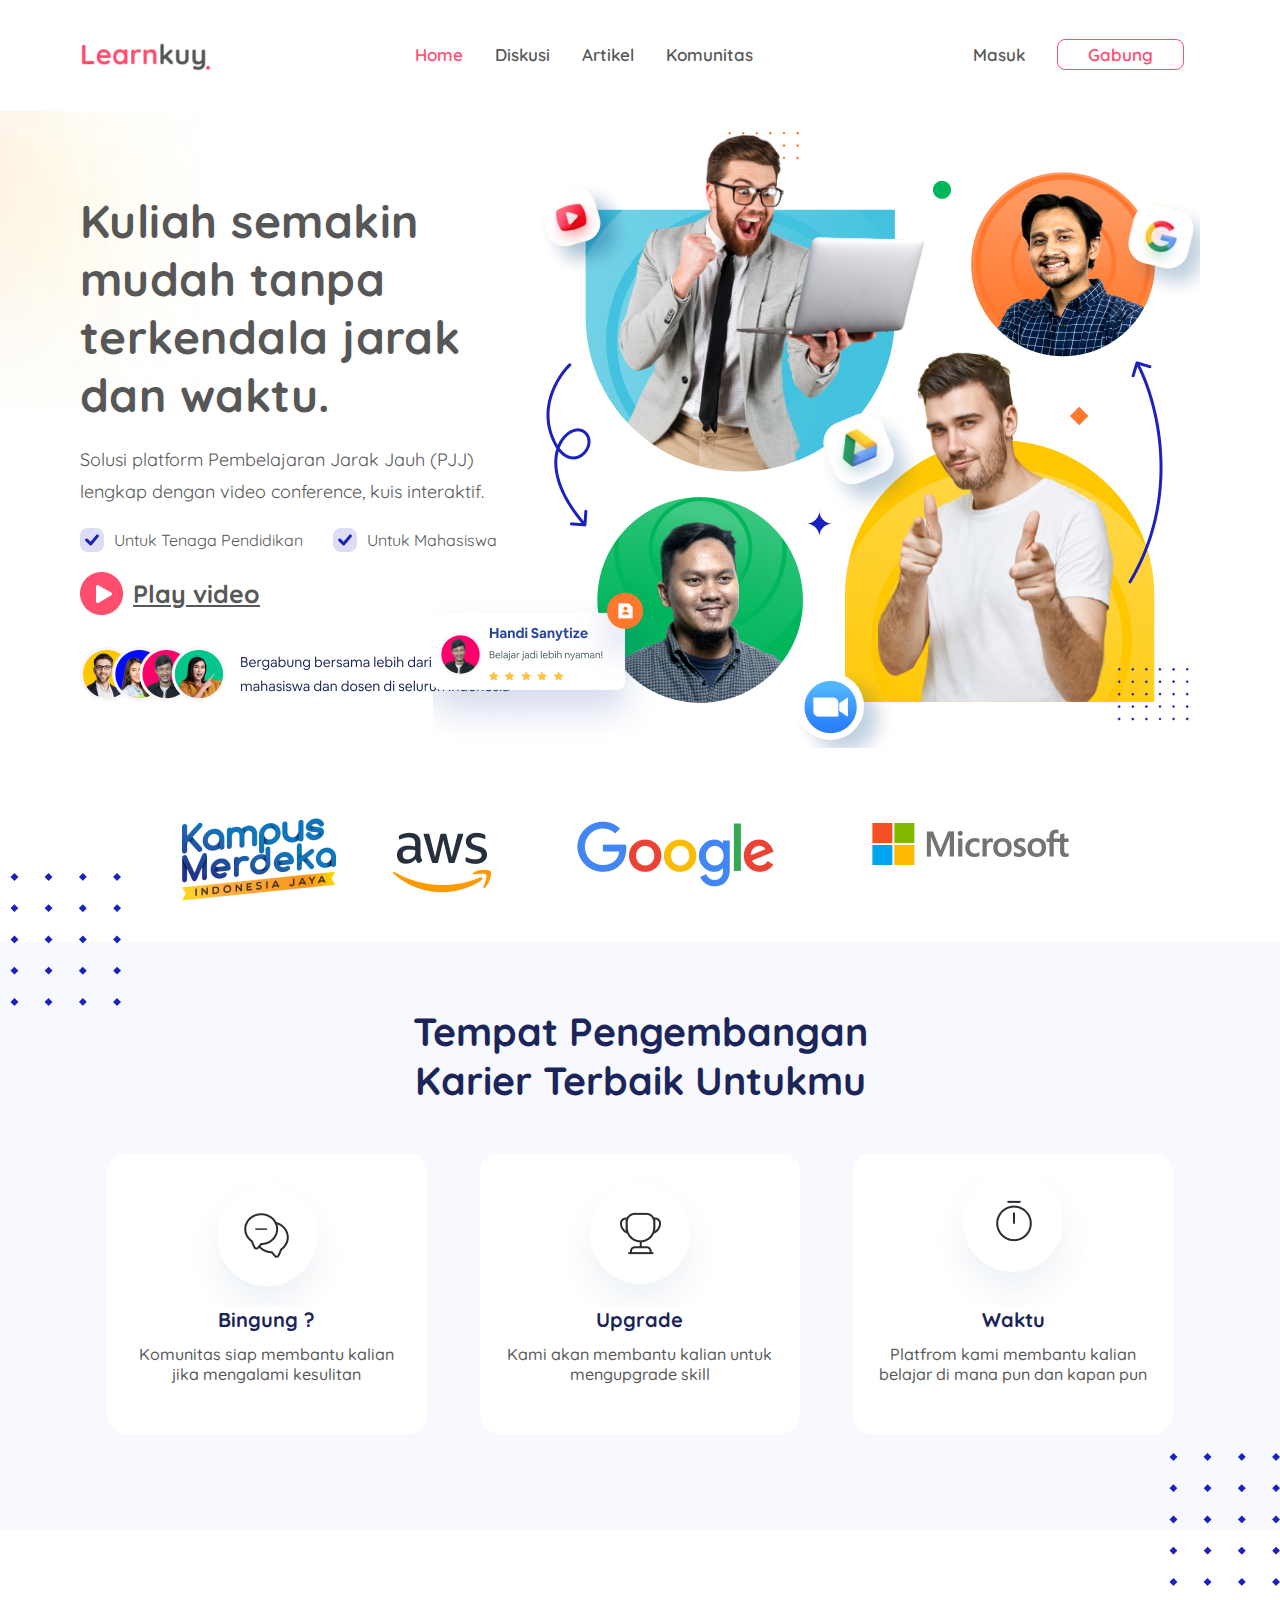
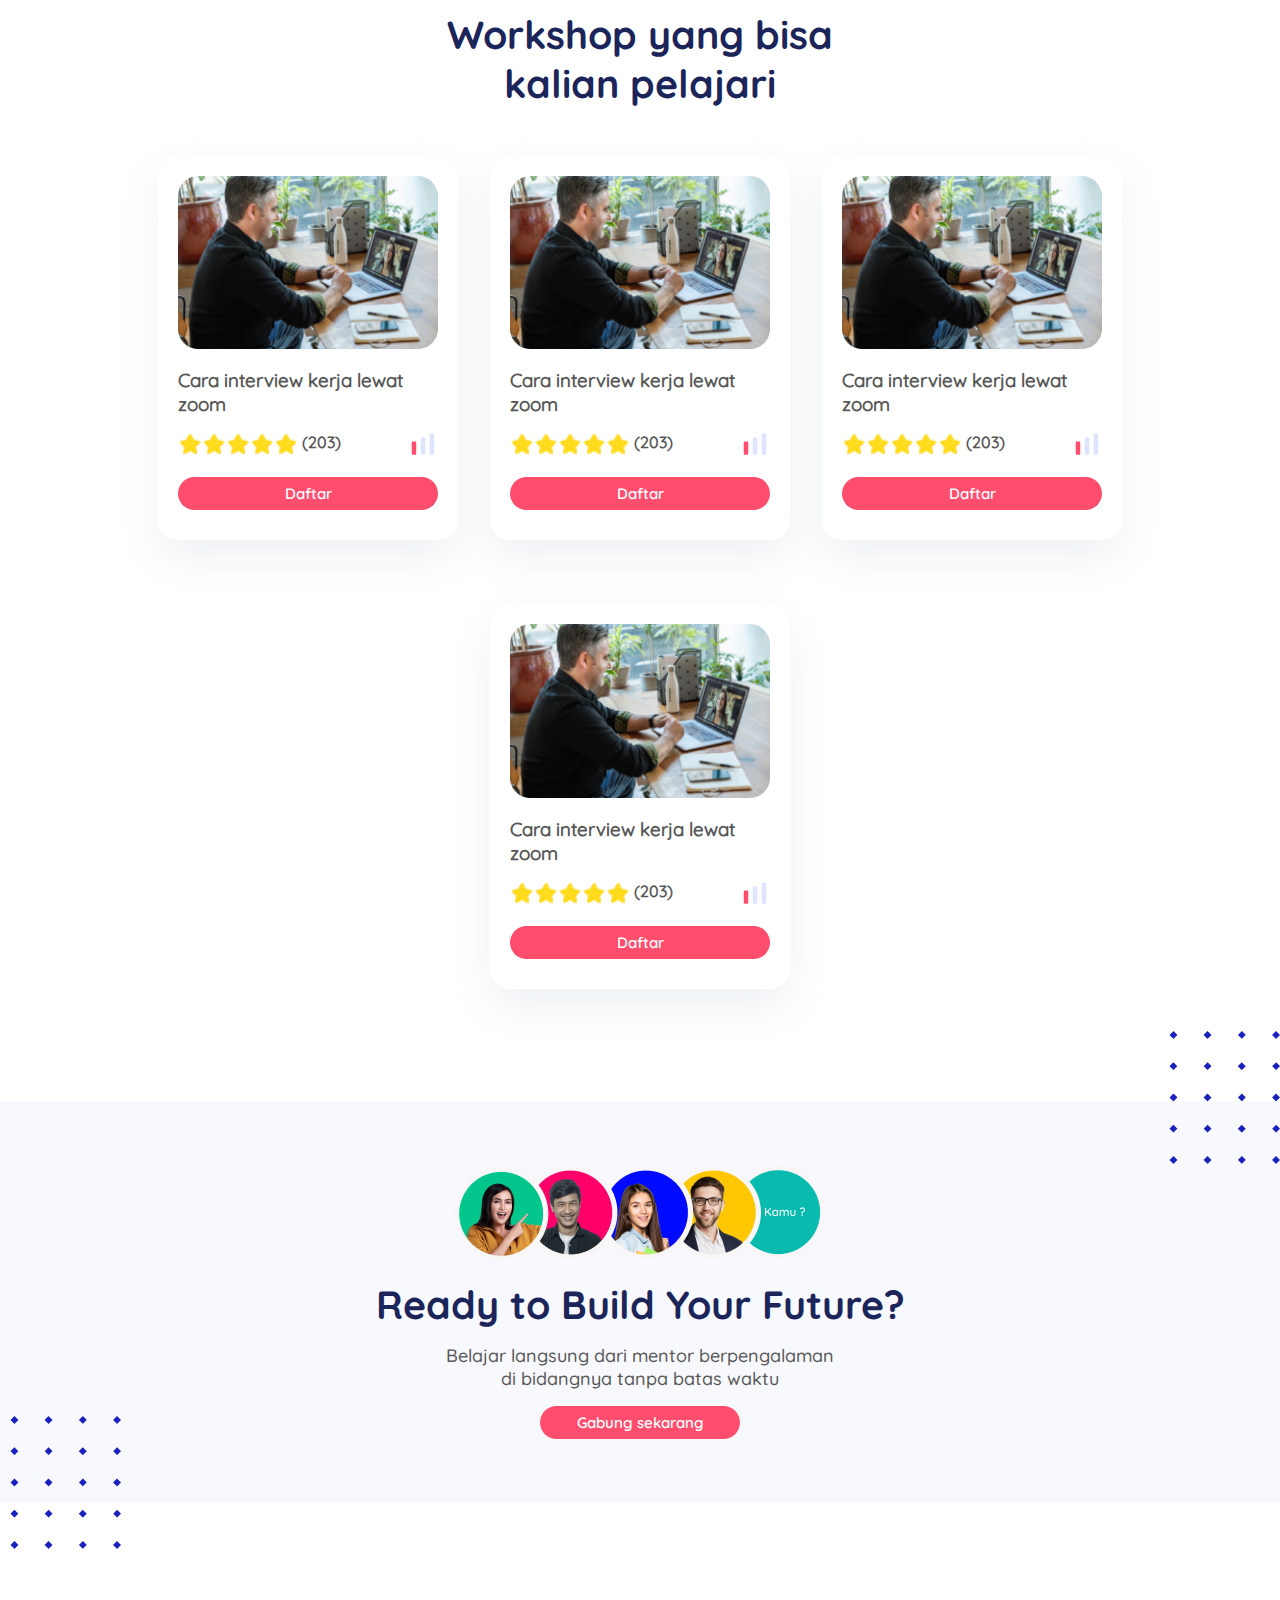
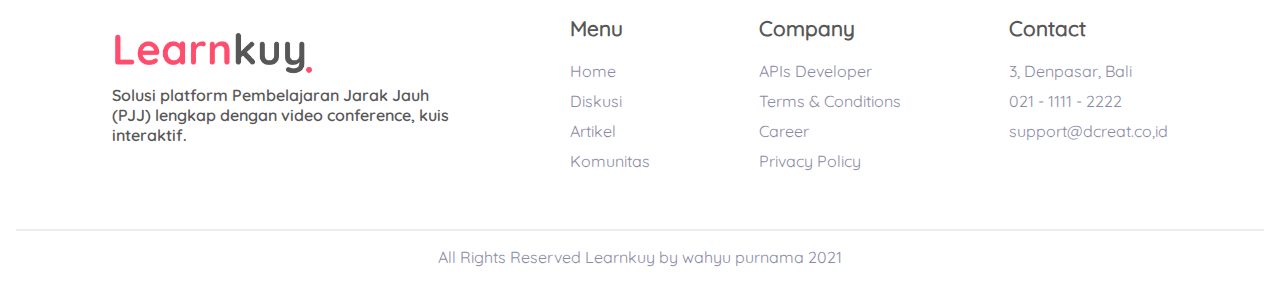
<file: index.html>
<!DOCTYPE html>
<html lang="en">

<head>
    <meta charset="UTF-8" />
    <meta http-equiv="X-UA-Compatible" content="IE=edge" />
    <meta name="viewport" content="width=device-width, initial-scale=1.0" />
    <title>Learnkuy</title>
    <link rel="stylesheet" href="./asset/css/style.css" />
</head>

<body>
    <div class="container">
        <nav class="menu">
            <div class="menu-toggle">
                <input type="checkbox" />
                <span></span>
                <span></span>
                <span></span>
            </div>
            <div class="logo">
                <img src="./asset/img/logo.png" alt="" />
            </div>
            <ul>
                <li><a href="/" class="active">Home</a></li>
                <li><a href="./diskusi.html">Diskusi</a></li>
                <li><a href="./artikel.html">Artikel</a></li>
                <li><a href="./komunitas.html">Komunitas</a></li>
                <li class="sm-display"><a href="">Masuk</a></li>
                <li class="sm-display"><a href="" class="register">Gabung</a></li>
            </ul>
            <ul class="auth">
                <li><a href="" class="">Masuk</a></li>
                <li><a href="" class="register">Gabung</a></li>
            </ul>
        </nav>
        <div class="pemanis-1">
            <img src="./asset/img/tambahan.png" alt="" />
        </div>
        <section class="header mt-10 relative">
            <div class="header-text">
                <h1>Kuliah semakin mudah tanpa terkendala jarak dan waktu.</h1>
                <p>
                    Solusi platform Pembelajaran Jarak Jauh (PJJ) lengkap dengan video conference, kuis interaktif.
                </p>
                <div class="list">
                    <div class="list-item">
                        <img src="./asset/img/check.png" alt="" /> Untuk Tenaga Pendidikan
                    </div>
                    <div class="list-item">
                        <img src="./asset/img/check.png" alt="" /> Untuk Mahasiswa
                    </div>
                </div>

                <div class="list-play">
                    <img src="./asset/img/play.png" alt="" /> Play video
                </div>

                <div class="mentor">
                    <img src="./asset/img/mentor.png" alt="" />
                </div>
            </div>
            <div class="header-img">
                <img src="./asset/img/header.png" alt="" />
            </div>
        </section>

        <div class="company">
            <div>
                <img src="./asset/img/company-1.png" alt="" />
            </div>
            <div>
                <img src="./asset/img/company-2.png" alt="" />
            </div>
            <div>
                <img src="./asset/img/company-3.png" alt="" />
            </div>
            <div>
                <img src="./asset/img/company-4.png" alt="" />
            </div>
        </div>
    </div>
    <div class="benefit relative">
        <div class="pemanis-kotak-1">
            <img src="./asset/img/tambahan-2.png" alt="" />
        </div>
        <div class="pemanis-kotak-2">
            <img src="./asset/img/tambahan-2.png" alt="" />
        </div>
        <div class="container">
            <h1>Tempat Pengembangan Karier Terbaik Untukmu</h1>
            <div class="content">
                <div class="card">
                    <img src="./asset/img/icon-1.png" alt="" />
                    <h1>Bingung ?</h1>
                    <p>Komunitas siap membantu kalian jika mengalami kesulitan</p>
                </div>

                <div class="card">
                    <img src="./asset/img/icon-2.png" alt="" />
                    <h1>Upgrade</h1>
                    <p>Kami akan membantu kalian untuk mengupgrade skill</p>
                </div>

                <div class="card">
                    <img src="./asset/img/icon-3.png" alt="" />
                    <h1>Waktu</h1>
                    <p>
                        Platfrom kami membantu kalian belajar di mana pun dan kapan pun
                    </p>
                </div>
            </div>
        </div>
    </div>

    <div class="kursus relative">
        <div class="container">
            <h1>Workshop yang bisa kalian pelajari</h1>
            <div class="content-kursus">
                <div class="card-kursus">
                    <img src="./asset/img/kursus-1.jpg" alt="" />
                    <h3>Cara interview kerja lewat zoom</h3>

                    <div class="list-kursus">
                        <div class="list">
                            <div>
                                <img src="./asset/img/star.png" alt="" />
                            </div>
                            <div>
                                <img src="./asset/img/star.png" alt="" />
                            </div>
                            <div>
                                <img src="./asset/img/star.png" alt="" />
                            </div>
                            <div>
                                <img src="./asset/img/star.png" alt="" />
                            </div>
                            <div>
                                <img src="./asset/img/star.png" alt="" />
                            </div>
                            <div>
                                <h4>&nbsp;(203)</h4>
                            </div>
                        </div>

                        <div class="list">
                            <svg width="30" height="30" viewBox="0 0 30 30" fill="none" xmlns="http://www.w3.org/2000/svg">
                  <path
                    d="M6.99997 10.4749H5C4.3125 10.4749 3.75 11.0374 3.75 11.7249V22.4998C3.75 23.1873 4.3125 23.7498 5 23.7498H6.99997C7.68747 23.7498 8.24997 23.1873 8.24997 22.4998V11.7249C8.24997 11.0374 7.68747 10.4749 6.99997 10.4749Z"
                    fill="#FF4D6E"
                  />
                  <path
                    d="M16 6.48755H14C13.3125 6.48755 12.75 7.05005 12.75 7.73755V22.5C12.75 23.1875 13.3125 23.75 14 23.75H16C16.6875 23.75 17.25 23.1875 17.25 22.5V7.73755C17.25 7.05005 16.6875 6.48755 16 6.48755Z"
                    fill="#506FFF"
                    fill-opacity="0.19"
                  />
                  <path
                    d="M25 2.5H23C22.3125 2.5 21.75 3.0625 21.75 3.75V22.5C21.75 23.1875 22.3125 23.75 23 23.75H25C25.6875 23.75 26.25 23.1875 26.25 22.5V3.75C26.25 3.0625 25.6875 2.5 25 2.5Z"
                    fill="#506FFF"
                    fill-opacity="0.19"
                  />
                </svg>
                        </div>
                    </div>

                    <button class="btn btn-primary">Daftar</button>
                </div>
                <div class="card-kursus">
                    <img src="./asset/img/kursus-1.jpg" alt="" />
                    <h3>Cara interview kerja lewat zoom</h3>

                    <div class="list-kursus">
                        <div class="list">
                            <div>
                                <img src="./asset/img/star.png" alt="" />
                            </div>
                            <div>
                                <img src="./asset/img/star.png" alt="" />
                            </div>
                            <div>
                                <img src="./asset/img/star.png" alt="" />
                            </div>
                            <div>
                                <img src="./asset/img/star.png" alt="" />
                            </div>
                            <div>
                                <img src="./asset/img/star.png" alt="" />
                            </div>
                            <div>
                                <h4>&nbsp;(203)</h4>
                            </div>
                        </div>

                        <div class="list">
                            <svg width="30" height="30" viewBox="0 0 30 30" fill="none" xmlns="http://www.w3.org/2000/svg">
                  <path
                    d="M6.99997 10.4749H5C4.3125 10.4749 3.75 11.0374 3.75 11.7249V22.4998C3.75 23.1873 4.3125 23.7498 5 23.7498H6.99997C7.68747 23.7498 8.24997 23.1873 8.24997 22.4998V11.7249C8.24997 11.0374 7.68747 10.4749 6.99997 10.4749Z"
                    fill="#FF4D6E"
                  />
                  <path
                    d="M16 6.48755H14C13.3125 6.48755 12.75 7.05005 12.75 7.73755V22.5C12.75 23.1875 13.3125 23.75 14 23.75H16C16.6875 23.75 17.25 23.1875 17.25 22.5V7.73755C17.25 7.05005 16.6875 6.48755 16 6.48755Z"
                    fill="#506FFF"
                    fill-opacity="0.19"
                  />
                  <path
                    d="M25 2.5H23C22.3125 2.5 21.75 3.0625 21.75 3.75V22.5C21.75 23.1875 22.3125 23.75 23 23.75H25C25.6875 23.75 26.25 23.1875 26.25 22.5V3.75C26.25 3.0625 25.6875 2.5 25 2.5Z"
                    fill="#506FFF"
                    fill-opacity="0.19"
                  />
                </svg>
                        </div>
                    </div>

                    <button class="btn btn-primary">Daftar</button>
                </div>
                <div class="card-kursus">
                    <img src="./asset/img/kursus-1.jpg" alt="" />
                    <h3>Cara interview kerja lewat zoom</h3>

                    <div class="list-kursus">
                        <div class="list">
                            <div>
                                <img src="./asset/img/star.png" alt="" />
                            </div>
                            <div>
                                <img src="./asset/img/star.png" alt="" />
                            </div>
                            <div>
                                <img src="./asset/img/star.png" alt="" />
                            </div>
                            <div>
                                <img src="./asset/img/star.png" alt="" />
                            </div>
                            <div>
                                <img src="./asset/img/star.png" alt="" />
                            </div>
                            <div>
                                <h4>&nbsp;(203)</h4>
                            </div>
                        </div>

                        <div class="list">
                            <svg width="30" height="30" viewBox="0 0 30 30" fill="none" xmlns="http://www.w3.org/2000/svg">
                  <path
                    d="M6.99997 10.4749H5C4.3125 10.4749 3.75 11.0374 3.75 11.7249V22.4998C3.75 23.1873 4.3125 23.7498 5 23.7498H6.99997C7.68747 23.7498 8.24997 23.1873 8.24997 22.4998V11.7249C8.24997 11.0374 7.68747 10.4749 6.99997 10.4749Z"
                    fill="#FF4D6E"
                  />
                  <path
                    d="M16 6.48755H14C13.3125 6.48755 12.75 7.05005 12.75 7.73755V22.5C12.75 23.1875 13.3125 23.75 14 23.75H16C16.6875 23.75 17.25 23.1875 17.25 22.5V7.73755C17.25 7.05005 16.6875 6.48755 16 6.48755Z"
                    fill="#506FFF"
                    fill-opacity="0.19"
                  />
                  <path
                    d="M25 2.5H23C22.3125 2.5 21.75 3.0625 21.75 3.75V22.5C21.75 23.1875 22.3125 23.75 23 23.75H25C25.6875 23.75 26.25 23.1875 26.25 22.5V3.75C26.25 3.0625 25.6875 2.5 25 2.5Z"
                    fill="#506FFF"
                    fill-opacity="0.19"
                  />
                </svg>
                        </div>
                    </div>

                    <button class="btn btn-primary">Daftar</button>
                </div>
                <div class="card-kursus">
                    <img src="./asset/img/kursus-1.jpg" alt="" />
                    <h3>Cara interview kerja lewat zoom</h3>

                    <div class="list-kursus">
                        <div class="list">
                            <div>
                                <img src="./asset/img/star.png" alt="" />
                            </div>
                            <div>
                                <img src="./asset/img/star.png" alt="" />
                            </div>
                            <div>
                                <img src="./asset/img/star.png" alt="" />
                            </div>
                            <div>
                                <img src="./asset/img/star.png" alt="" />
                            </div>
                            <div>
                                <img src="./asset/img/star.png" alt="" />
                            </div>
                            <div>
                                <h4>&nbsp;(203)</h4>
                            </div>
                        </div>

                        <div class="list">
                            <svg width="30" height="30" viewBox="0 0 30 30" fill="none" xmlns="http://www.w3.org/2000/svg">
                  <path
                    d="M6.99997 10.4749H5C4.3125 10.4749 3.75 11.0374 3.75 11.7249V22.4998C3.75 23.1873 4.3125 23.7498 5 23.7498H6.99997C7.68747 23.7498 8.24997 23.1873 8.24997 22.4998V11.7249C8.24997 11.0374 7.68747 10.4749 6.99997 10.4749Z"
                    fill="#FF4D6E"
                  />
                  <path
                    d="M16 6.48755H14C13.3125 6.48755 12.75 7.05005 12.75 7.73755V22.5C12.75 23.1875 13.3125 23.75 14 23.75H16C16.6875 23.75 17.25 23.1875 17.25 22.5V7.73755C17.25 7.05005 16.6875 6.48755 16 6.48755Z"
                    fill="#506FFF"
                    fill-opacity="0.19"
                  />
                  <path
                    d="M25 2.5H23C22.3125 2.5 21.75 3.0625 21.75 3.75V22.5C21.75 23.1875 22.3125 23.75 23 23.75H25C25.6875 23.75 26.25 23.1875 26.25 22.5V3.75C26.25 3.0625 25.6875 2.5 25 2.5Z"
                    fill="#506FFF"
                    fill-opacity="0.19"
                  />
                </svg>
                        </div>
                    </div>

                    <button class="btn btn-primary">Daftar</button>
                </div>
            </div>
        </div>
    </div>

    <div class="benefit relative join">
        <div class="pemanis-kotak-3">
            <img src="./asset/img/tambahan-2.png" alt="" />
        </div>
        <div class="pemanis-kotak-4">
            <img src="./asset/img/tambahan-2.png" alt="" />
        </div>
        <div class="container text-center">
            <img src="./asset/img/mentor-2.png" alt="" />
            <h1>Ready to Build Your Future?</h1>
            <p>
                Belajar langsung dari mentor berpengalaman di bidangnya tanpa batas waktu
            </p>
            <button class="btn btn-primary">Gabung sekarang</button>
        </div>
    </div>

    <footer>
        <div class="logo-footer">
            <img src="./asset/img/logo.png" alt="" />
            <h5>
                Solusi platform Pembelajaran Jarak Jauh (PJJ) lengkap dengan video conference, kuis interaktif.
            </h5>
        </div>
        <div class="menu-footer">
            <h1>Menu</h1>
            <ul>
                <li><a href="">Home</a></li>
                <li><a href="">Diskusi</a></li>
                <li><a href="">Artikel</a></li>
                <li><a href="">Komunitas</a></li>
            </ul>
        </div>
        <div class="menu-footer">
            <h1>Company</h1>
            <ul>
                <li><a href="">APIs Developer</a></li>
                <li><a href="">Terms & Conditions</a></li>
                <li><a href="">Career</a></li>
                <li><a href="">Privacy Policy</a></li>
            </ul>
        </div>
        <div class="menu-footer">
            <h1>Contact</h1>
            <ul>
                <li><a href="">3, Denpasar, Bali</a></li>
                <li><a href="">021 - 1111 - 2222</a></li>
                <li><a href="">support@dcreat.co,id</a></li>
            </ul>
        </div>
    </footer>
    <div class="footer">
        <hr />
        <p>All Rights Reserved Learnkuy by wahyu purnama 2021</p>
    </div>

    <script src="./asset/js/jquery-3.6.0.min.js"></script>
    <script src="./asset/js/script.js"></script>
</body>

</html>
</file>
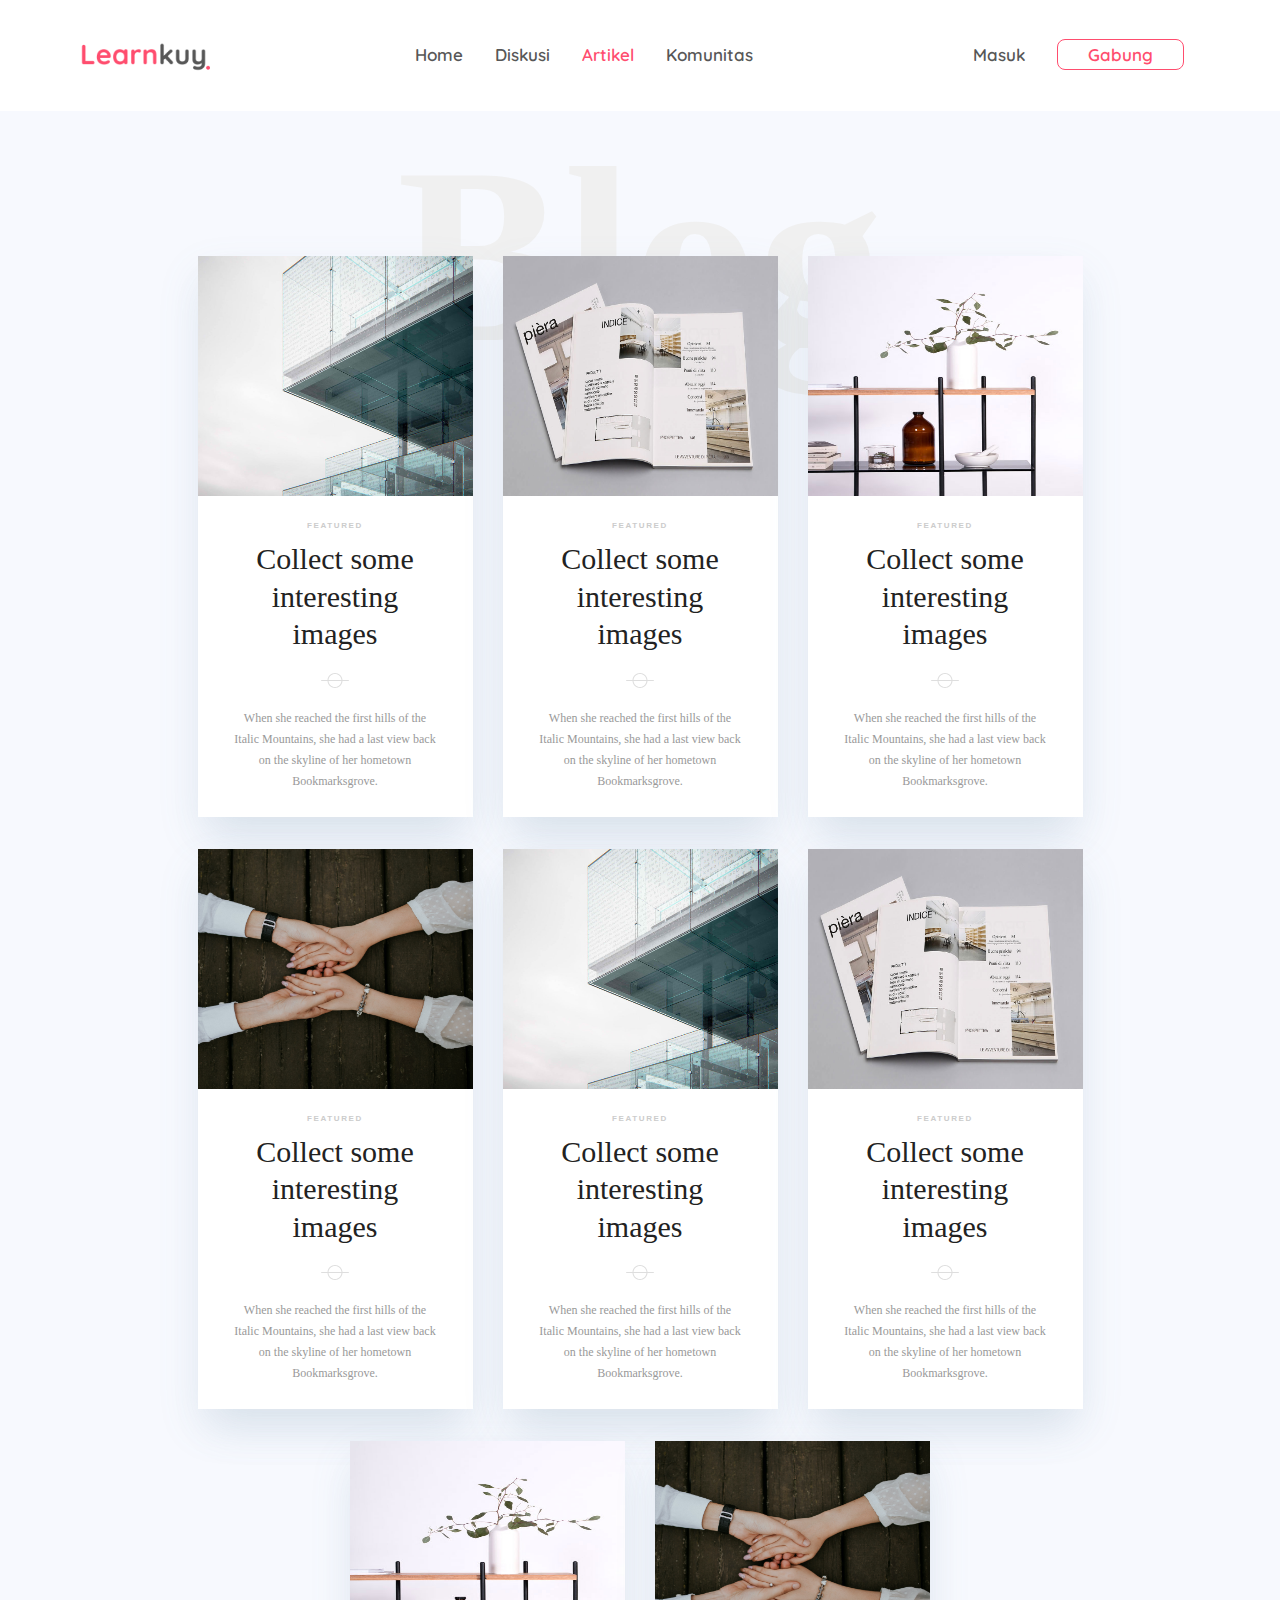
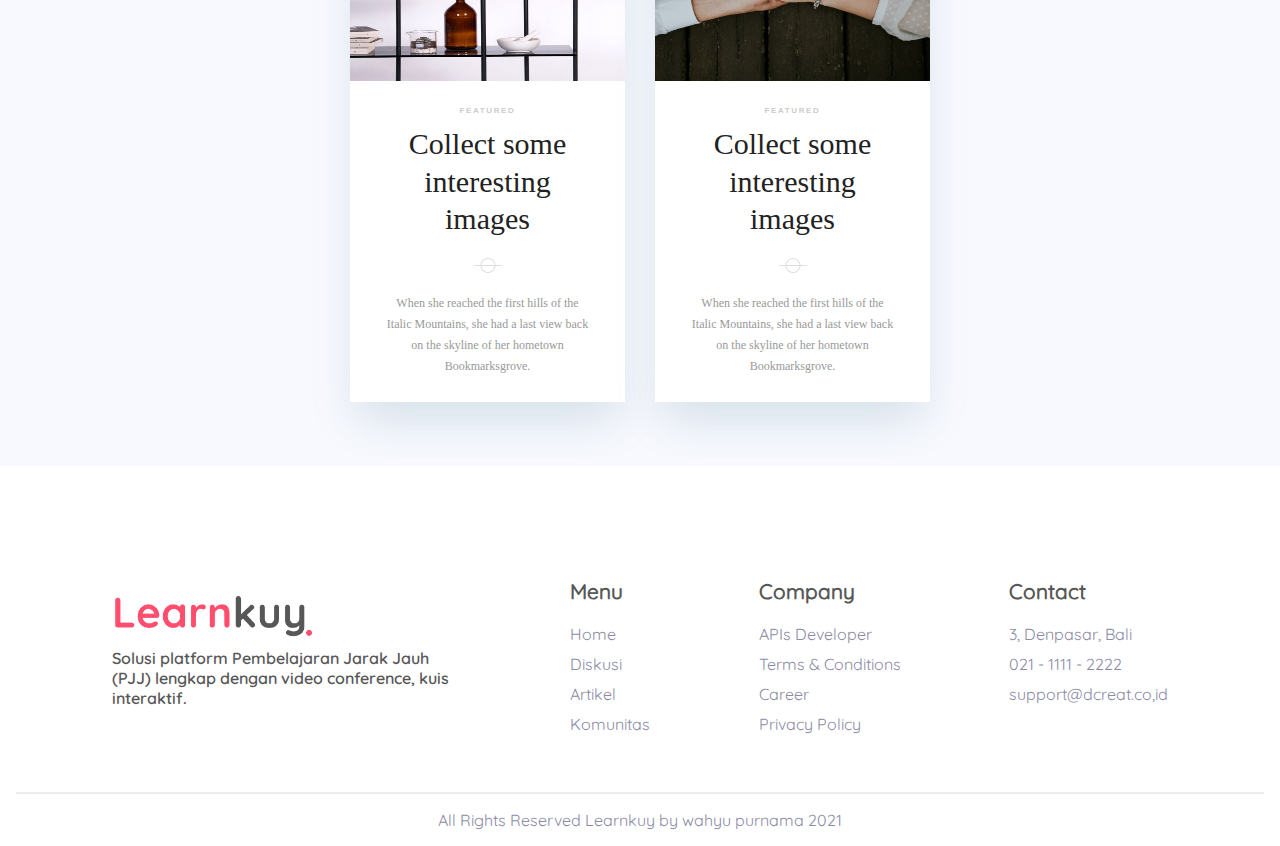
<file: artikel.html>
<!DOCTYPE html>
<html lang="en">

<head>
    <meta charset="UTF-8" />
    <meta http-equiv="X-UA-Compatible" content="IE=edge" />
    <meta name="viewport" content="width=device-width, initial-scale=1.0" />
    <title>Learnkuy</title>
    <link rel="stylesheet" href="./asset/css/style.css" />
</head>

<body>
    <div class="container">
        <nav class="menu">
            <div class="menu-toggle">
                <input type="checkbox" />
                <span></span>
                <span></span>
                <span></span>
            </div>
            <div class="logo">
                <img src="./asset/img/logo.png" alt="" />
            </div>
            <ul>
                <li><a href="index.html">Home</a></li>
                <li><a href="./diskusi.html">Diskusi</a></li>
                <li><a href="./artikel.html" class="active">Artikel</a></li>
                <li><a href="./komunitas.html">Komunitas</a></li>
                <li class="sm-display"><a href="">Masuk</a></li>
                <li class="sm-display"><a href="" class="register">Gabung</a></li>
            </ul>
            <ul class="auth">
                <li><a href="" class="">Masuk</a></li>
                <li><a href="" class="register">Gabung</a></li>
            </ul>
        </nav>
    </div>
    <section class="diskusi relative">
        <div id="colorlib-blog">
            <div class="row text-center">
                <h2 class="bold">Blog</h2>
            </div>
            <div class="container">
                <div class="content mt-10">
                    <article class="card-blog">
                        <div class="card__wrapper">
                            <figure class="card__feature">
                                <img src="./asset/img/blog (2).jpg" class="card__img" alt="waves" width="275" height="240" />
                            </figure>

                            <div class="card__box">
                                <header class="card__item card__header">
                                    <h6 class="card__item card__item--small card__label">
                                        Featured
                                    </h6>
                                    <h2 class="card__item card__item--small card__title">
                                        Collect some interesting images
                                    </h2>
                                </header>

                                <hr class="card__item card__divider" />

                                <section class="card__item card__body">
                                    <p>
                                        When she reached the first hills of the Italic Mountains, she had a last view back on the skyline of her hometown Bookmarksgrove.
                                    </p>
                                </section>
                            </div>
                        </div>
                    </article>

                    <article class="card-blog">
                        <div class="card__wrapper">
                            <figure class="card__feature">
                                <img src="./asset/img/blog (1).jpg" class="card__img" alt="waves" width="275" height="240" />
                            </figure>

                            <div class="card__box">
                                <header class="card__item card__header">
                                    <h6 class="card__item card__item--small card__label">
                                        Featured
                                    </h6>
                                    <h2 class="card__item card__item--small card__title">
                                        Collect some interesting images
                                    </h2>
                                </header>

                                <hr class="card__item card__divider" />

                                <section class="card__item card__body">
                                    <p>
                                        When she reached the first hills of the Italic Mountains, she had a last view back on the skyline of her hometown Bookmarksgrove.
                                    </p>
                                </section>
                            </div>
                        </div>
                    </article>

                    <article class="card-blog">
                        <div class="card__wrapper">
                            <figure class="card__feature">
                                <img src="./asset/img/blog (3).jpg" class="card__img" alt="waves" width="275" height="240" />
                            </figure>

                            <div class="card__box">
                                <header class="card__item card__header">
                                    <h6 class="card__item card__item--small card__label">
                                        Featured
                                    </h6>
                                    <h2 class="card__item card__item--small card__title">
                                        Collect some interesting images
                                    </h2>
                                </header>

                                <hr class="card__item card__divider" />

                                <section class="card__item card__body">
                                    <p>
                                        When she reached the first hills of the Italic Mountains, she had a last view back on the skyline of her hometown Bookmarksgrove.
                                    </p>
                                </section>
                            </div>
                        </div>
                    </article>

                    <article class="card-blog">
                        <div class="card__wrapper">
                            <figure class="card__feature">
                                <img src="./asset/img/blog.jpg" class="card__img" alt="waves" width="275" height="240" />
                            </figure>

                            <div class="card__box">
                                <header class="card__item card__header">
                                    <h6 class="card__item card__item--small card__label">
                                        Featured
                                    </h6>
                                    <h2 class="card__item card__item--small card__title">
                                        Collect some interesting images
                                    </h2>
                                </header>

                                <hr class="card__item card__divider" />

                                <section class="card__item card__body">
                                    <p>
                                        When she reached the first hills of the Italic Mountains, she had a last view back on the skyline of her hometown Bookmarksgrove.
                                    </p>
                                </section>
                            </div>
                        </div>
                    </article>

                    <article class="card-blog">
                        <div class="card__wrapper">
                            <figure class="card__feature">
                                <img src="./asset/img/blog (2).jpg" class="card__img" alt="waves" width="275" height="240" />
                            </figure>

                            <div class="card__box">
                                <header class="card__item card__header">
                                    <h6 class="card__item card__item--small card__label">
                                        Featured
                                    </h6>
                                    <h2 class="card__item card__item--small card__title">
                                        Collect some interesting images
                                    </h2>
                                </header>

                                <hr class="card__item card__divider" />

                                <section class="card__item card__body">
                                    <p>
                                        When she reached the first hills of the Italic Mountains, she had a last view back on the skyline of her hometown Bookmarksgrove.
                                    </p>
                                </section>
                            </div>
                        </div>
                    </article>

                    <article class="card-blog">
                        <div class="card__wrapper">
                            <figure class="card__feature">
                                <img src="./asset/img/blog (1).jpg" class="card__img" alt="waves" width="275" height="240" />
                            </figure>

                            <div class="card__box">
                                <header class="card__item card__header">
                                    <h6 class="card__item card__item--small card__label">
                                        Featured
                                    </h6>
                                    <h2 class="card__item card__item--small card__title">
                                        Collect some interesting images
                                    </h2>
                                </header>

                                <hr class="card__item card__divider" />

                                <section class="card__item card__body">
                                    <p>
                                        When she reached the first hills of the Italic Mountains, she had a last view back on the skyline of her hometown Bookmarksgrove.
                                    </p>
                                </section>
                            </div>
                        </div>
                    </article>

                    <article class="card-blog">
                        <div class="card__wrapper">
                            <figure class="card__feature">
                                <img src="./asset/img/blog (3).jpg" class="card__img" alt="waves" width="275" height="240" />
                            </figure>

                            <div class="card__box">
                                <header class="card__item card__header">
                                    <h6 class="card__item card__item--small card__label">
                                        Featured
                                    </h6>
                                    <h2 class="card__item card__item--small card__title">
                                        Collect some interesting images
                                    </h2>
                                </header>

                                <hr class="card__item card__divider" />

                                <section class="card__item card__body">
                                    <p>
                                        When she reached the first hills of the Italic Mountains, she had a last view back on the skyline of her hometown Bookmarksgrove.
                                    </p>
                                </section>
                            </div>
                        </div>
                    </article>

                    <article class="card-blog">
                        <div class="card__wrapper">
                            <figure class="card__feature">
                                <img src="./asset/img/blog.jpg" class="card__img" alt="waves" width="275" height="240" />
                            </figure>

                            <div class="card__box">
                                <header class="card__item card__header">
                                    <h6 class="card__item card__item--small card__label">
                                        Featured
                                    </h6>
                                    <h2 class="card__item card__item--small card__title">
                                        Collect some interesting images
                                    </h2>
                                </header>

                                <hr class="card__item card__divider" />

                                <section class="card__item card__body">
                                    <p>
                                        When she reached the first hills of the Italic Mountains, she had a last view back on the skyline of her hometown Bookmarksgrove.
                                    </p>
                                </section>
                            </div>
                        </div>
                    </article>
                </div>
            </div>
        </div>
    </section>

    <footer>
        <div class="logo-footer">
            <img src="./asset/img/logo.png" alt="" />
            <h5>
                Solusi platform Pembelajaran Jarak Jauh (PJJ) lengkap dengan video conference, kuis interaktif.
            </h5>
        </div>
        <div class="menu-footer">
            <h1>Menu</h1>
            <ul>
                <li><a href="">Home</a></li>
                <li><a href="">Diskusi</a></li>
                <li><a href="">Artikel</a></li>
                <li><a href="">Komunitas</a></li>
            </ul>
        </div>
        <div class="menu-footer">
            <h1>Company</h1>
            <ul>
                <li><a href="">APIs Developer</a></li>
                <li><a href="">Terms & Conditions</a></li>
                <li><a href="">Career</a></li>
                <li><a href="">Privacy Policy</a></li>
            </ul>
        </div>
        <div class="menu-footer">
            <h1>Contact</h1>
            <ul>
                <li><a href="">3, Denpasar, Bali</a></li>
                <li><a href="">021 - 1111 - 2222</a></li>
                <li><a href="">support@dcreat.co,id</a></li>
            </ul>
        </div>
    </footer>
    <div class="footer">
        <hr />
        <p>All Rights Reserved Learnkuy by wahyu purnama 2021</p>
    </div>

    <script src="./asset/js/jquery-3.6.0.min.js"></script>
    <script src="./asset/js/script.js"></script>
</body>

</html>
</file>
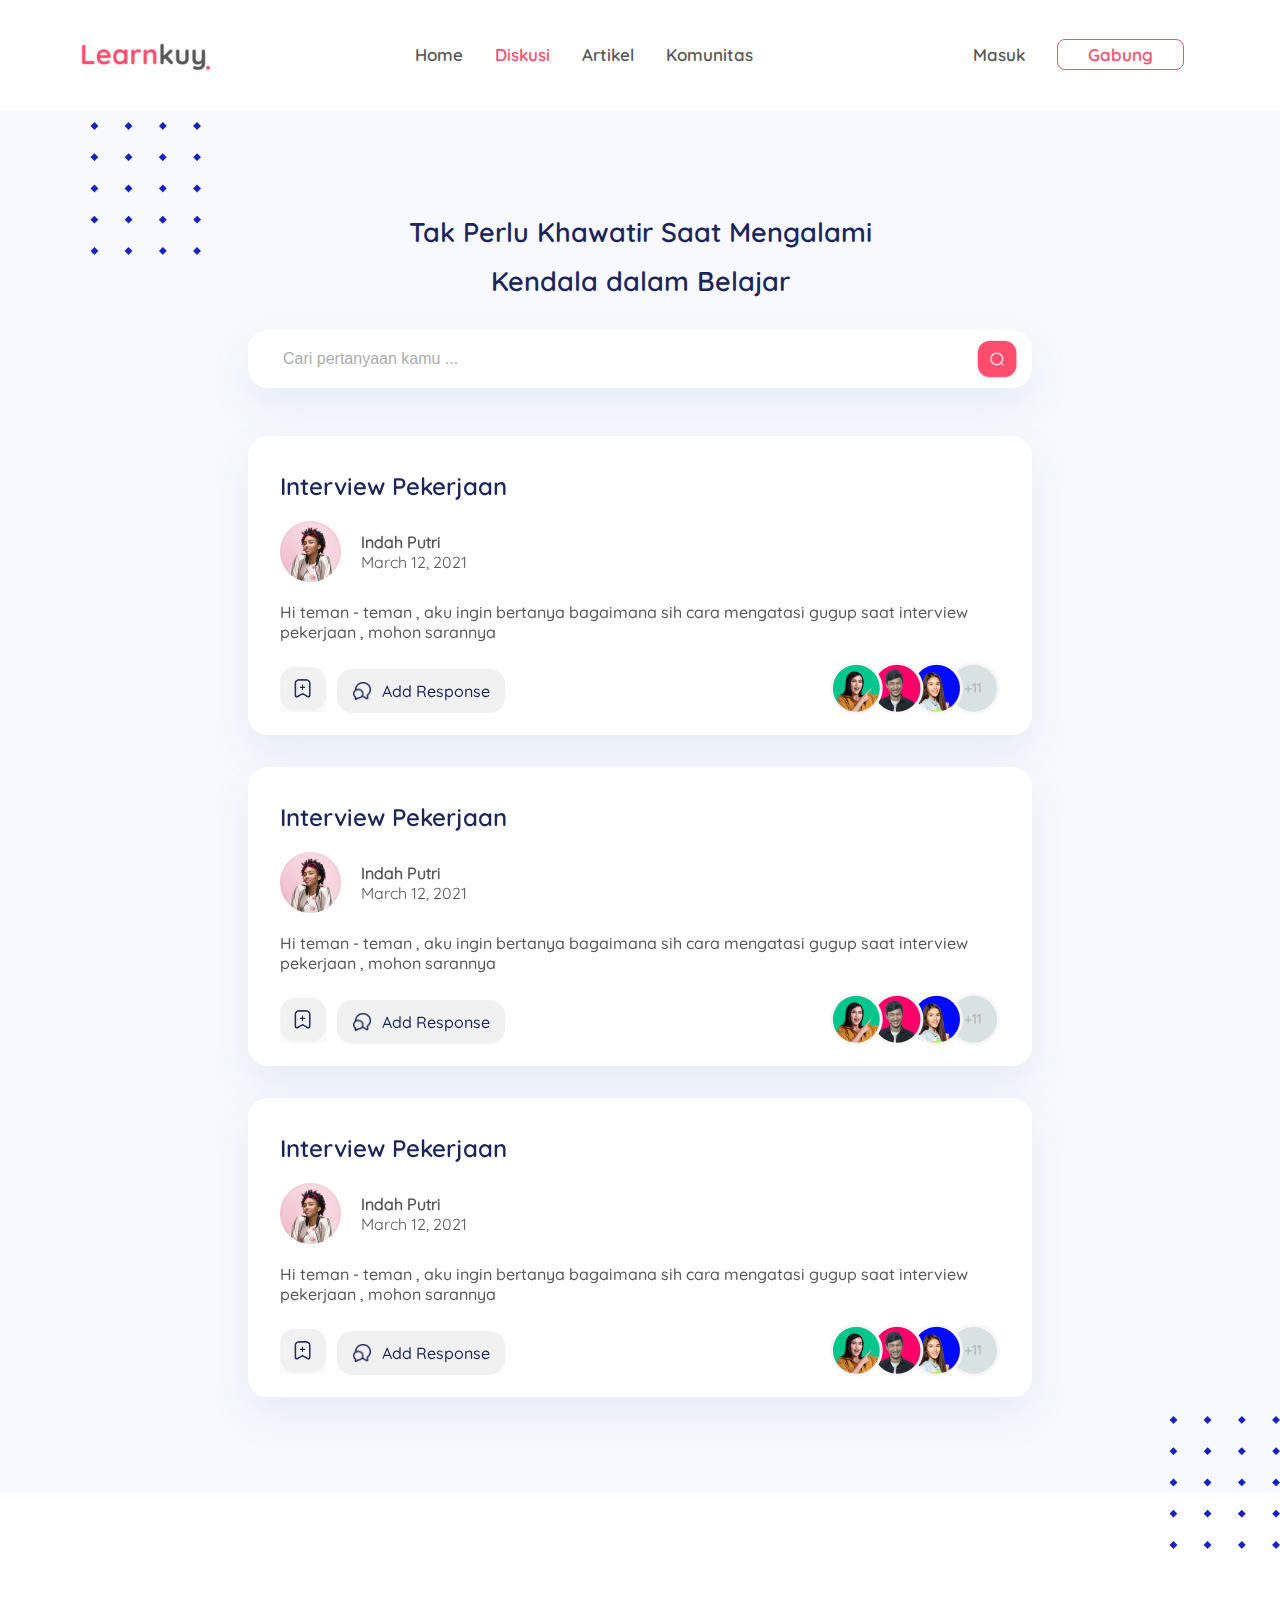
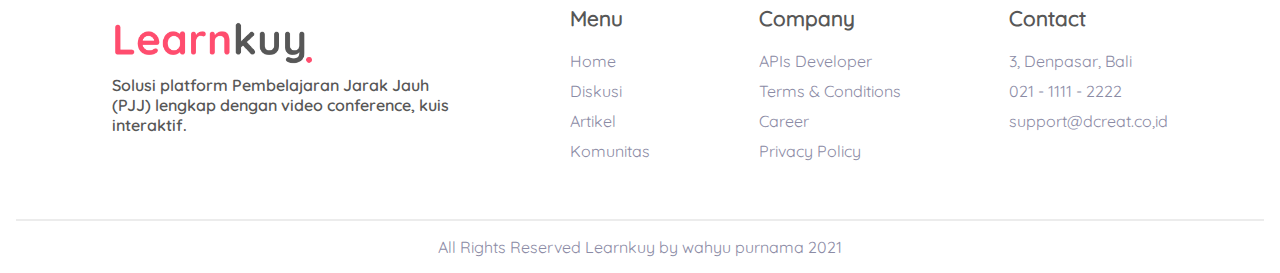
<file: diskusi.html>
<!DOCTYPE html>
<html lang="en">

<head>
    <meta charset="UTF-8" />
    <meta http-equiv="X-UA-Compatible" content="IE=edge" />
    <meta name="viewport" content="width=device-width, initial-scale=1.0" />
    <title>Learnkuy</title>
    <link rel="stylesheet" href="./asset/css/style.css" />
</head>

<body>
    <div class="container">
        <nav class="menu">
            <div class="menu-toggle">
                <input type="checkbox" />
                <span></span>
                <span></span>
                <span></span>
            </div>
            <div class="logo">
                <img src="./asset/img/logo.png" alt="" />
            </div>
            <ul>
                <li><a href="index.html">Home</a></li>
                <li><a href="./diskusi.html" class="active">Diskusi</a></li>
                <li><a href="./artikel.html">Artikel</a></li>
                <li><a href="./komunitas.html">Komunitas</a></li>
                <li class="sm-display"><a href="">Masuk</a></li>
                <li class="sm-display"><a href="" class="register">Gabung</a></li>
            </ul>
            <ul class="auth">
                <li><a href="" class="">Masuk</a></li>
                <li><a href="" class="register">Gabung</a></li>
            </ul>
        </nav>
    </div>
    <section class="diskusi relative">
        <div class="container">
            <div class="text-center diskusi-h1">
                <h1>Tak Perlu Khawatir Saat Mengalami Kendala dalam Belajar</h1>
            </div>

            <div class="search-grup">
                <input type="text" autofocus placeholder="Cari pertanyaan kamu ..." />
                <img src="./asset/img/search.png" alt="" />
            </div>

            <div class="card-diskusi">
                <h2>Interview Pekerjaan</h2>
                <div class="user">
                    <img src="./asset/img/user.png" alt="" />
                    <div class="info-user">
                        <h6>Indah Putri</h6>
                        <p>March 12, 2021</p>
                    </div>
                </div>
                <p class="isi-konten">
                    Hi teman - teman , aku ingin bertanya bagaimana sih cara mengatasi gugup saat interview pekerjaan , mohon sarannya
                </p>
                <div class="menu-list-diskusi">
                    <div class="menu-diskusi">
                        <div class="list-diskusi">
                            <img src="./asset/img/wishlist.png" alt="" />
                        </div>
                        <div class="list-diskusi-2">
                            <img src="./asset/img/message.png" alt="" />
                            <p>Add Response</p>
                        </div>
                    </div>
                    <div>
                        <img src="./asset/img/comment-user.png" alt="" class="m-show" />
                    </div>
                </div>
            </div>

            <div class="card-diskusi">
                <h2>Interview Pekerjaan</h2>
                <div class="user">
                    <img src="./asset/img/user.png" alt="" />
                    <div class="info-user">
                        <h6>Indah Putri</h6>
                        <p>March 12, 2021</p>
                    </div>
                </div>
                <p class="isi-konten">
                    Hi teman - teman , aku ingin bertanya bagaimana sih cara mengatasi gugup saat interview pekerjaan , mohon sarannya
                </p>
                <div class="menu-list-diskusi">
                    <div class="menu-diskusi">
                        <div class="list-diskusi">
                            <img src="./asset/img/wishlist.png" alt="" />
                        </div>
                        <div class="list-diskusi-2">
                            <img src="./asset/img/message.png" alt="" />
                            <p>Add Response</p>
                        </div>
                    </div>
                    <div>
                        <img src="./asset/img/comment-user.png" class="m-show" alt="" />
                    </div>
                </div>
            </div>

            <div class="card-diskusi">
                <h2>Interview Pekerjaan</h2>
                <div class="user">
                    <img src="./asset/img/user.png" alt="" />
                    <div class="info-user">
                        <h6>Indah Putri</h6>
                        <p>March 12, 2021</p>
                    </div>
                </div>
                <p class="isi-konten">
                    Hi teman - teman , aku ingin bertanya bagaimana sih cara mengatasi gugup saat interview pekerjaan , mohon sarannya
                </p>
                <div class="menu-list-diskusi">
                    <div class="menu-diskusi">
                        <div class="list-diskusi">
                            <img src="./asset/img/wishlist.png" alt="" />
                        </div>
                        <div class="list-diskusi-2">
                            <img src="./asset/img/message.png" alt="" />
                            <p>Add Response</p>
                        </div>
                    </div>
                    <div>
                        <img src="./asset/img/comment-user.png" class="m-show" alt="" />
                    </div>
                </div>
            </div>
            <div class="pemanis-kotak-1" style="margin-top: 8rem">
                <img src="./asset/img/tambahan-2.png" alt="" />
            </div>
            <div class="pemanis-kotak-2">
                <img src="./asset/img/tambahan-2.png" alt="" />
            </div>
        </div>
    </section>

    <footer>
        <div class="logo-footer">
            <img src="./asset/img/logo.png" alt="" />
            <h5>
                Solusi platform Pembelajaran Jarak Jauh (PJJ) lengkap dengan video conference, kuis interaktif.
            </h5>
        </div>
        <div class="menu-footer">
            <h1>Menu</h1>
            <ul>
                <li><a href="">Home</a></li>
                <li><a href="">Diskusi</a></li>
                <li><a href="">Artikel</a></li>
                <li><a href="">Komunitas</a></li>
            </ul>
        </div>
        <div class="menu-footer">
            <h1>Company</h1>
            <ul>
                <li><a href="">APIs Developer</a></li>
                <li><a href="">Terms & Conditions</a></li>
                <li><a href="">Career</a></li>
                <li><a href="">Privacy Policy</a></li>
            </ul>
        </div>
        <div class="menu-footer">
            <h1>Contact</h1>
            <ul>
                <li><a href="">3, Denpasar, Bali</a></li>
                <li><a href="">021 - 1111 - 2222</a></li>
                <li><a href="">support@dcreat.co,id</a></li>
            </ul>
        </div>
    </footer>
    <div class="footer">
        <hr />
        <p>All Rights Reserved Learnkuy by wahyu purnama 2021</p>
    </div>

    <script src="./asset/js/jquery-3.6.0.min.js"></script>
    <script src="./asset/js/script.js"></script>
</body>

</html>
</file>
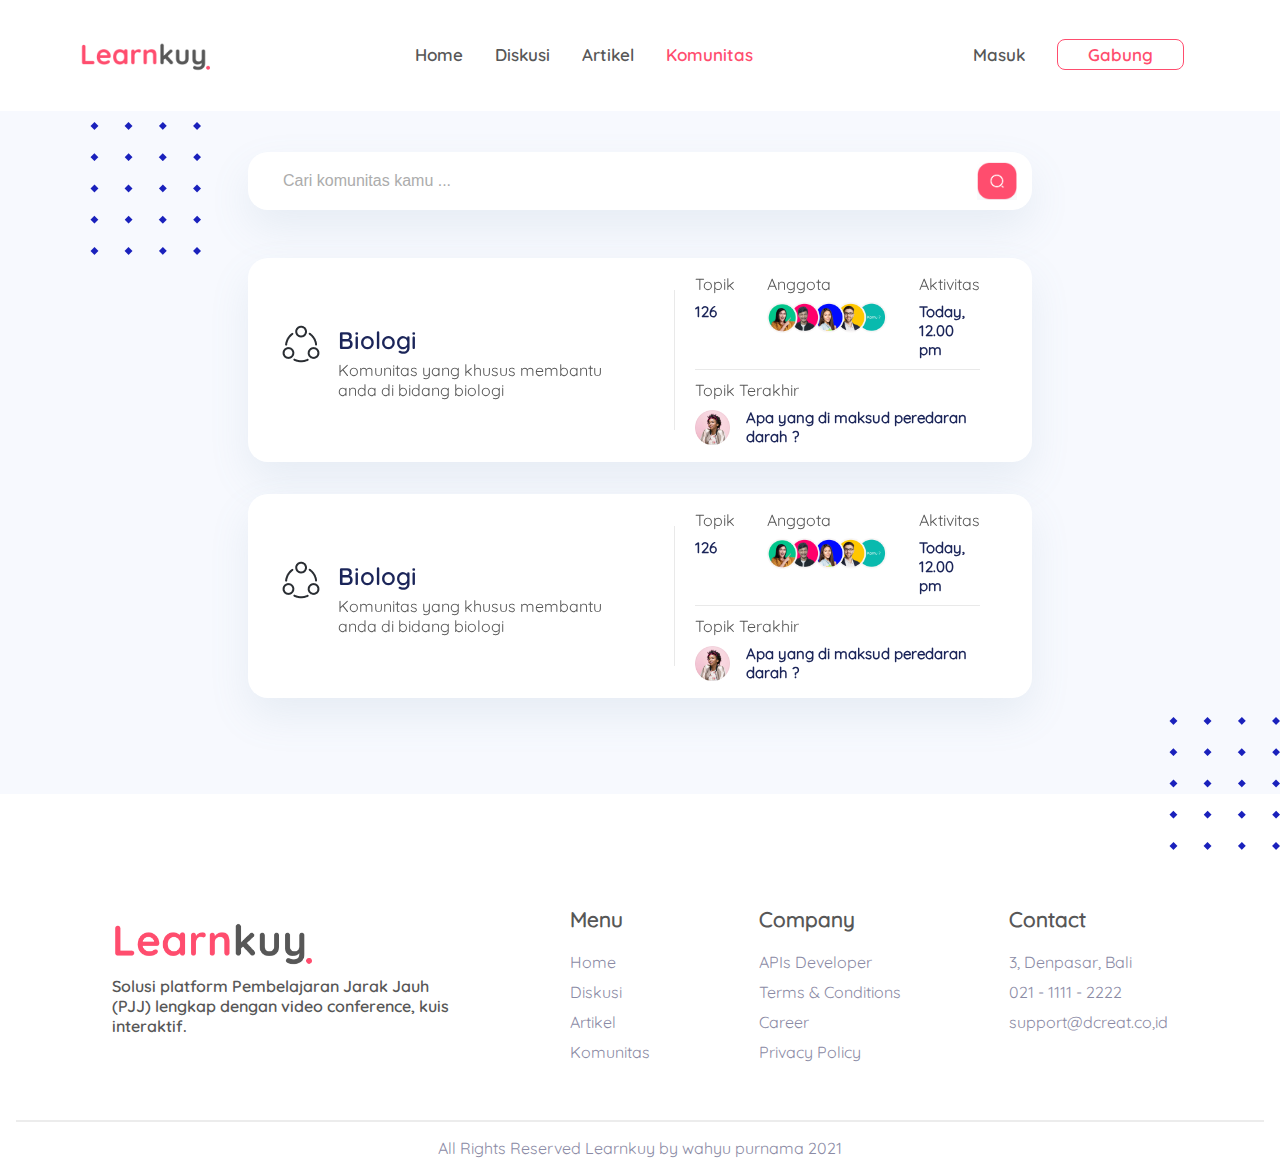
<file: komunitas.html>
<!DOCTYPE html>
<html lang="en">

<head>
    <meta charset="UTF-8" />
    <meta http-equiv="X-UA-Compatible" content="IE=edge" />
    <meta name="viewport" content="width=device-width, initial-scale=1.0" />
    <title>Learnkuy</title>
    <link rel="stylesheet" href="./asset/css/style.css" />
</head>

<body>
    <div class="container">
        <nav class="menu">
            <div class="menu-toggle">
                <input type="checkbox" />
                <span></span>
                <span></span>
                <span></span>
            </div>
            <div class="logo">
                <img src="./asset/img/logo.png" alt="" />
            </div>
            <ul>
                <li><a href="index.html">Home</a></li>
                <li><a href="./diskusi.html">Diskusi</a></li>
                <li><a href="./artikel.html">Artikel</a></li>
                <li><a href="./komunitas.html" class="active">Komunitas</a></li>
                <li class="sm-display"><a href="">Masuk</a></li>
                <li class="sm-display"><a href="" class="register">Gabung</a></li>
            </ul>
            <ul class="auth">
                <li><a href="" class="">Masuk</a></li>
                <li><a href="" class="register">Gabung</a></li>
            </ul>
        </nav>
    </div>
    <section class="diskusi relative">
        <div class="container">
            <div class="search-grup">
                <input type="text" autofocus placeholder="Cari komunitas kamu ..." />
                <img src="./asset/img/search.png" alt="" />
            </div>

            <div class="card-diskusi">
                <div class="komunitas">
                    <div class="judul-komunitas">
                        <div>
                            <img src="./asset/img/biologi.png" alt="" />
                        </div>
                        <div>
                            <h2>Biologi</h2>
                            <p>Komunitas yang khusus membantu anda di bidang biologi</p>
                        </div>
                    </div>
                    <div class="info-komunitas">
                        <div class="detail-komunitas">
                            <div class="topik-komunitas">
                                <p>Topik</p>
                                <h6>126</h6>
                            </div>
                            <div class="topik-komunitas">
                                <p>Anggota</p>
                                <img src="./asset/img/mentor-2.png" alt="" />
                            </div>
                            <div class="topik-komunitas">
                                <p>Aktivitas</p>
                                <h6>Today, 12.00 pm</h6>
                            </div>
                        </div>
                        <div class="info-topik">
                            <p>Topik Terakhir</p>
                            <div class="last-topik">
                                <img src="./asset/img/user.png" alt="" />
                                <h6>Apa yang di maksud peredaran darah ?</h6>
                            </div>
                        </div>
                    </div>
                </div>
            </div>

            <div class="card-diskusi">
                <div class="komunitas">
                    <div class="judul-komunitas">
                        <div>
                            <img src="./asset/img/biologi.png" alt="" />
                        </div>
                        <div>
                            <h2>Biologi</h2>
                            <p>Komunitas yang khusus membantu anda di bidang biologi</p>
                        </div>
                    </div>
                    <div class="info-komunitas">
                        <div class="detail-komunitas">
                            <div>
                                <p>Topik</p>
                                <h6>126</h6>
                            </div>
                            <div>
                                <p>Anggota</p>
                                <img src="./asset/img/mentor-2.png" alt="" />
                            </div>
                            <div>
                                <p>Aktivitas</p>
                                <h6>Today, 12.00 pm</h6>
                            </div>
                        </div>
                        <div class="info-topik">
                            <p>Topik Terakhir</p>
                            <div class="last-topik">
                                <img src="./asset/img/user.png" alt="" />
                                <h6>Apa yang di maksud peredaran darah ?</h6>
                            </div>
                        </div>
                    </div>
                </div>
            </div>

            <div class="pemanis-kotak-1" style="margin-top: 8rem">
                <img src="./asset/img/tambahan-2.png" alt="" />
            </div>
            <div class="pemanis-kotak-2">
                <img src="./asset/img/tambahan-2.png" alt="" />
            </div>
        </div>
    </section>

    <footer>
        <div class="logo-footer">
            <img src="./asset/img/logo.png" alt="" />
            <h5>
                Solusi platform Pembelajaran Jarak Jauh (PJJ) lengkap dengan video conference, kuis interaktif.
            </h5>
        </div>
        <div class="menu-footer">
            <h1>Menu</h1>
            <ul>
                <li><a href="">Home</a></li>
                <li><a href="">Diskusi</a></li>
                <li><a href="">Artikel</a></li>
                <li><a href="">Komunitas</a></li>
            </ul>
        </div>
        <div class="menu-footer">
            <h1>Company</h1>
            <ul>
                <li><a href="">APIs Developer</a></li>
                <li><a href="">Terms & Conditions</a></li>
                <li><a href="">Career</a></li>
                <li><a href="">Privacy Policy</a></li>
            </ul>
        </div>
        <div class="menu-footer">
            <h1>Contact</h1>
            <ul>
                <li><a href="">3, Denpasar, Bali</a></li>
                <li><a href="">021 - 1111 - 2222</a></li>
                <li><a href="">support@dcreat.co,id</a></li>
            </ul>
        </div>
    </footer>
    <div class="footer">
        <hr />
        <p>All Rights Reserved Learnkuy by wahyu purnama 2021</p>
    </div>

    <script src="./asset/js/jquery-3.6.0.min.js"></script>
    <script src="./asset/js/script.js"></script>
</body>

</html>
</file>
<file: asset/css/style.css>
@font-face {
    font-family: "quicksand-100";
    src: url("../font/Quicksand/Quicksand-Light.ttf");
}

@font-face {
    font-family: "quicksand-200";
    src: url("../font/Quicksand/Quicksand-Regular.ttf");
}

@font-face {
    font-family: "quicksand-300";
    src: url("../font/Quicksand/Quicksand-Medium.ttf");
}

@font-face {
    font-family: "quicksand-400";
    src: url("../font/Quicksand/Quicksand-SemiBold.ttf");
}

@font-face {
    font-family: "quicksand-500";
    src: url("../font/Quicksand/Quicksand-Bold.ttf");
}

:root {
    --primary: #ff4d6e;
    --color: #575757;
}

.active {
    color: var(--primary);
}

.sm-display {
    display: none;
}

.container {
    max-width: 1920px;
    margin: 0 auto;
    padding: 2rem 5rem;
}

* {
    margin: 0;
    padding: 0;
    box-sizing: border-box;
}

body {
    width: 100%;
    max-width: 1920px;
    margin: 0 auto;
    font-family: "quicksand-200";
    overflow-x: hidden !important;
    color: var(--color);
}

a {
    text-decoration: none;
}

.menu {
    display: flex;
    justify-content: space-between;
    align-items: center;
    padding: 2rem 5rem;
    align-content: center;
    position: fixed;
    top: 0;
    left: 0;
    width: 100%;
    background: #fff;
    height: auto;
    z-index: 99;
}

.shActive {
    box-shadow: 3px 1px 20px 3px rgba(175, 175, 175, 0.25);
}

nav ul {
    display: flex;
    list-style: none;
    align-items: center;
    align-content: center;
}

.menu ul li {
    padding: 0 1rem;
    transition: 0.5s;
}

nav ul li:hover {
    transform: scale(1.1);
}

nav ul li a {
    font-weight: 500;
    font-size: 17px;
    line-height: 22px;
    color: #575757;
    font-family: "quicksand-400";
}

.logo img {
    width: 130px;
}

.register {
    color: var(--primary);
    border: 1px solid var(--primary);
    padding: 4px 30px;
    border-radius: 8px;
}


/*navbar */

.menu ul {
    list-style: none;
    display: flex;
    justify-content: flex-end;
}


/*hummberger menu */

.menu-toggle {
    display: none;
    flex-direction: column;
    justify-content: space-between;
    height: 20px;
    position: relative;
}

.menu-toggle span {
    display: block;
    width: 28px;
    height: 3px;
    background: #000;
    border-radius: 3px;
    transition: all 0.5s;
}

.menu-toggle input {
    display: block;
    position: absolute;
    background-color: #000;
    width: 40px;
    height: 28px;
    left: -10px;
    top: -4px;
    cursor: pointer;
    opacity: 0;
    z-index: 99;
}


/*hummbuger animation*/

.menu-toggle span:nth-child(2) {
    transform-origin: 0 0;
}

.menu-toggle span:nth-child(4) {
    transform-origin: 0 100%;
}

.menu-toggle input:checked~span:nth-child(2) {
    background-color: var(--color);
    z-index: 2;
    transform: rotate(45deg) translate(-1px, -1px);
}

.menu-toggle input:checked~span:nth-child(4) {
    background-color: var(--color);
    z-index: 2;
    transform: rotate(-45deg) translate(-1px, 0);
}

.menu-toggle input:checked~span:nth-child(3) {
    opacity: 0;
    transform: scale(0);
}


/* HEADER */

.mt-10 {
    margin-top: 6rem;
}

.header {
    display: flex;
}

.header-text {
    flex-basis: 50%;
    margin-top: 4rem;
}

.relative {
    position: relative;
}

.header-img {
    flex-basis: 50%;
    width: 100%;
    height: auto;
    position: relative;
}

.header-img img {
    position: absolute;
    top: 0;
    right: 0;
}

.pemanis-2 {
    position: absolute;
    top: 34rem;
    right: -17rem;
    z-index: -99;
}

.pemanis-1 {
    position: absolute;
    top: 0;
    left: -20rem;
    z-index: -99;
}

.list {
    display: flex;
}

.list-item {
    display: flex;
    align-content: center;
    align-items: center;
}

.header-text h1 {
    font-family: "quicksand-500";
    font-size: 46px;
    width: 76%;
    letter-spacing: 0.01em;
    color: var(--color);
    margin-bottom: 20px;
}

.header-text p {
    font-size: 18px;
    line-height: 32px;
    width: 75%;
    margin-bottom: 20px;
}

.header-text .list .list-item {
    padding-right: 30px;
}

.header-text .list .list-item img,
.header-text .list-play img {
    margin-right: 10px;
}

.header-text .list-play {
    display: flex;
    align-items: center;
    align-content: center;
    cursor: pointer;
}

.header-text .list {
    margin-bottom: 20px;
}

.header-text .list-play {
    margin-top: 1rem;
    font-family: "quicksand-500";
    text-decoration: underline;
    font-size: 25px;
}

.header-text .mentor {
    margin-top: 2rem;
}

.company {
    margin-top: 7rem;
    display: flex;
    justify-content: center;
}

.company img {
    margin: 0 20px;
}

.benefit {
    background: rgba(244, 247, 254, 0.74);
    height: auto;
    padding: 2rem 0;
}

.benefit h1 {
    font-size: 39.26px;
    line-height: 49px;
    text-align: center;
    font-family: "quicksand-500";
    color: #1b2559;
    width: 50%;
    margin: 0 auto;
}

.benefit p {
    font-family: "quicksand-300";
}

.kursus h1 {
    font-size: 39.26px;
    line-height: 49px;
    text-align: center;
    font-family: "quicksand-500";
    color: #1b2559;
    width: 40%;
    margin: 0 auto;
    margin-top: 3rem;
}

.content {
    display: flex;
    flex-wrap: wrap;
    justify-content: center;
}

.content-kursus {
    display: flex;
    flex-wrap: wrap;
    justify-content: center;
    align-items: center;
    transition: all 0.5s ease-in-out;
}

.card {
    background: #ffffff;
    border-radius: 20px;
    width: 28.6%;
    height: auto;
    padding: 20px;
    padding-bottom: 50px;
    margin: 2rem auto;
    margin-top: 3rem;
    text-align: center;
    cursor: pointer;
    transition: all 0.5s ease-in-out;
}

.card-kursus {
    background: #ffffff;
    border-radius: 20px;
    width: 300px;
    height: auto;
    padding: 20px;
    padding-bottom: 30px;
    margin: 1rem;
    margin-top: 3rem;
    text-align: center;
    cursor: pointer;
    transition: all 0.5s ease-in-out;
    box-shadow: 0px 18px 40px rgba(112, 144, 176, 0.12);
}

.card:hover {
    transform: scale(1.1);
    box-shadow: 0px 18px 40px rgba(112, 144, 176, 0.12);
}

.card h1 {
    font-size: 20px;
    margin-top: -1rem;
}

.card-kursus h3 {
    text-align: left;
    margin: 15px 0;
}

.card-kursus img {
    width: 100%;
}

.card-kursus .list img {
    margin-right: 5px;
    width: 100%;
}

.list-kursus {
    display: flex;
    justify-content: space-between;
    align-items: center;
    align-content: center;
}

.pemanis-kotak-1 {
    position: absolute;
    top: -70px;
}

.pemanis-kotak-2 {
    position: absolute;
    bottom: -60px;
    right: 0;
    z-index: 1;
}

.pemanis-kotak-3 {
    position: absolute;
    bottom: -50px;
}

.pemanis-kotak-4 {
    position: absolute;
    top: -70px;
    right: 0;
    z-index: 1;
}

.btn-primary {
    width: 100%;
    padding: 7px;
    background: var(--primary);
    border: none;
    color: #ffffff;
    font-family: "quicksand-400";
    font-size: 15px;
    border-radius: 23px;
    margin-top: 1rem;
    cursor: pointer;
}

.join {
    margin-top: 4rem;
}

.join .btn {
    width: 200px;
}

.text-center {
    text-align: center;
}

.join h1 {
    margin: 15px auto;
}

.join p {
    font-size: 18px;
    width: 35%;
    margin: auto;
}

footer {
    display: flex;
    padding: 0 7rem;
    margin-top: 7rem;
    margin-bottom: 2rem;
    justify-content: space-between;
}

footer .logo-footer img {
    width: 200px;
    height: auto;
}

footer .logo-footer h5 {
    font-family: "quicksand-400";
    font-size: 1em;
    width: 350px;
}

footer .menu-footer h1 {
    font-size: 1.3em;
    font-weight: 600;
    margin-bottom: 20px;
}

footer .menu-footer ul {
    list-style: none;
}

footer .menu-footer ul li {
    padding-bottom: 10px;
}

footer .menu-footer ul li a {
    color: #8b8ba5;
    font-weight: 500;
}

.footer {
    text-align: center;
    padding: 1rem;
}

.footer hr {
    border: 1px solid #ececec;
}

.footer p {
    padding-top: 1rem;
    color: #8b8ba5;
}


/* diskusi */

.diskusi {
    background: rgba(244, 247, 254, 0.74);
    height: auto;
    padding: 2rem 0;
}

.diskusi h1 {
    font-size: 27px;
    line-height: 49px;
    text-align: center;
    width: 46%;
    margin: auto;
    margin-top: 5rem;
    font-family: "quicksand-400";
    color: #1b2559;
}

.search-grup {
    width: 70%;
    display: flex;
    margin: auto;
    align-items: center;
    align-content: center;
    background: #ffffff;
    padding: 10px 15px;
    border-radius: 20px;
    box-shadow: 0px 18px 40px rgba(112, 144, 176, 0.12);
    margin-top: 1.5rem;
    margin-bottom: 3rem;
}

.search-grup img {
    width: 40px;
    cursor: pointer;
}

.search-grup input::placeholder {
    color: #acacac;
}

.card-diskusi {
    background: #ffffff;
    box-shadow: 0px 18px 40px rgba(112, 144, 176, 0.12);
    height: auto;
    width: 70%;
    margin: 2rem auto;
    border-radius: 20px;
    padding: 1rem 2rem;
}

.search-grup input,
.search-grup input:focus,
.search-grup input:hover,
.search-grup input:root {
    font-size: 16px;
    outline: none;
    width: 100%;
    height: 100%;
    border: none;
    padding: 3px 0;
    padding-left: 20px;
    background: transparent;
}

.card-diskusi h2 {
    font-size: 24px;
    line-height: 49px;
    text-align: left;
    margin-top: 0;
    font-family: "quicksand-400";
    color: #1b2559;
    margin: 10px 0;
}

.card-diskusi .user {
    display: flex;
    align-items: center;
    align-content: center;
}

.card-diskusi .user img {
    margin-right: 20px;
}

.card-diskusi .user h6 {
    font-size: 1em;
    font-family: "quicksand-200";
}

.card-diskusi p.isi-konten {
    padding: 20px 0;
    font-family: "quicksand-300";
}

.list-diskusi img {
    width: 47px;
    cursor: pointer;
}

.menu-diskusi {
    display: flex;
    align-items: center;
    align-content: center;
}

.list-diskusi-2 {
    background: #f1f1f1;
    height: 44px;
    padding: 10px 15px;
    display: flex;
    align-items: center;
    align-content: center;
    border-radius: 15px;
    margin-left: 10px;
    cursor: pointer;
}

.list-diskusi-2 p {
    margin: auto;
    font-family: "quicksand-300";
    color: #1b2559;
}

.list-diskusi-2 img {
    width: 20px;
    height: 20px;
    margin-right: 10px;
}

.menu-list-diskusi {
    display: flex;
    justify-content: space-between;
}

.judul-komunitas {
    display: flex;
    gap: 1rem;
    border-right: 1px solid #e9e9e9;
    padding: 30px 0;
}

.judul-komunitas img {
    margin-top: 3px;
}

.judul-komunitas h2 {
    line-height: 40px;
    margin: 0;
}

.judul-komunitas p {
    width: 80%;
}

.komunitas {
    display: flex;
    width: 100%;
    align-items: center;
}

.detail-komunitas {
    display: flex;
    border-bottom: 1px solid #e9e9e9;
    gap: 2rem;
    padding-bottom: 10px;
    margin-bottom: 10px;
}

.detail-komunitas h6 {
    font-size: 15px;
    color: #1b2559;
    width: 100%;
    margin-top: 8px;
}

.detail-komunitas img {
    width: 120px;
    margin-top: 8px;
}

.last-topik {
    display: flex;
    align-items: center;
    gap: 1rem;
}

.last-topik img {
    width: 35px;
    margin-top: 8px;
}

.info-komunitas {
    padding: 0 20px;
}

.last-topik h6 {
    font-size: 15px;
    color: #1b2559;
    width: 100%;
    margin-top: 8px;
}


/* Block */

.card-blog {
    width: 275px;
    font-family: "Playfair Display", serif;
    text-align: center;
    transition: all 0.125s;
    transform: scale(1) translateY(0px);
}


/* Elements */

.card__wrapper {
    padding-top: 0.1px;
    padding-bottom: 0.1px;
    position: relative;
    background-color: #ffffff;
    color: #999999;
    box-shadow: 0px 18px 40px rgb(112 144 176 / 12%);
}

.card__wrapper:after {
    content: "";
    position: absolute;
    z-index: -1;
    top: 15px;
    right: 15px;
    bottom: 0;
    left: 15px;
    box-shadow: 0px 18px 40px rgb(112 144 176 / 12%);
    transition: all 0.125s;
    transform: scale(1) translateY(0px);
}

.card__box {
    padding-right: 35px;
    padding-left: 35px;
    margin-top: 25px;
    margin-bottom: 25px;
}

.card__item {
    margin-top: 20px;
    margin-bottom: 20px;
}

.card__item--small {
    margin-top: 10px;
    margin-bottom: 10px;
}

.card__feature {
    margin-top: 0;
    margin-right: 0;
    margin-bottom: 0;
    margin-left: 0;
}

.card__img {
    display: block;
    max-width: 100%;
    height: 240px;
    width: 275px;
}

.card__header {
    position: relative;
    z-index: 1;
}

.card__title {
    color: #222222;
    font-size: 30px;
    font-weight: 400;
    line-height: 1.25;
}

.card__label {
    color: #cccccc;
    font-family: "Montserrat", sans-serif;
    font-size: 8px;
    text-transform: uppercase;
    letter-spacing: 0.2em;
}

.card__divider {
    display: block;
    width: 100%;
    height: 15px;
    border: none;
    background-image: url([data-uri]);
    background-repeat: no-repeat;
    background-position: center center;
}

.card__body {
    font-size: 12px;
    line-height: 1.75;
}


/* Modifiers */

.card-blog:hover {
    cursor: pointer;
    transform: scale(1.05);
}

.card-blog:hover .card__wrapper {
    box-shadow: 0 0 10px 0 rgba(0, 0, 0, 0.05);
}

.card-blog:hover .card__wrapper:after {
    transform: scale(0.95) translateY(10px);
}

.card-blog {
    display: inline-block;
    margin-top: 2rem;
    margin-right: 15px;
    margin-left: 15px;
    top: 50%;
}

.bold {
    font-family: "Playfair Display", Georgia, serif;
    position: absolute;
    top: 3rem;
    left: 0;
    right: 0;
    font-size: 250px;
    color: #f0f0f0;
    font-weight: 700;
}

@media (max-width: 375px) {
    .navbar {
        padding: 1rem;
    }
    footer {
        padding: 0 20px !important;
    }
    footer .logo-footer h3 {
        font-size: 1.5em;
    }
    footer .logo-footer p {
        font-size: 0.9em;
        width: 100%;
    }
    footer .menu-footer h1 {
        font-size: 1em;
    }
    footer .menu-footer ul li a {
        font-size: 0.9em;
    }
}

@media (max-width: 1024px) {
    .pemanis-2 {
        display: none;
    }
    .menu {
        position: fixed;
        width: 100vw;
        top: 0;
        background: #fff;
        height: auto;
    }
    .menu-toggle {
        display: flex;
        position: absolute;
        right: 20px !important;
        top: 20px;
    }
    .menu .logo {
        position: absolute;
        right: 20px !important;
        left: 20px;
        width: 50%;
        z-index: 99;
    }
    .menu ul li {
        padding: 20px 0;
    }
    .menu ul a.btn {
        margin: 20px 0;
    }
    .menu ul {
        display: flex;
        position: absolute;
        right: 0;
        height: 100vh;
        top: 0;
        background-color: #fff;
        width: 100%;
        flex-direction: column;
        align-items: center;
        justify-content: center;
        z-index: 1;
        transform: translateY(-100%);
        opacity: 0;
        transition: all 1s;
    }
    .menu ul.slide {
        opacity: 1;
        transform: translateY(0);
    }
}

@media (max-width: 1140px) {
    .menu .brand {
        display: none;
    }
}

@media (max-width: 1400px) {}

@media (max-width: 1200px) {}

@media (max-width: 992px) {
    .pemanis-2 {
        display: none;
    }
    .bold {
        top: 4rem;
        font-size: 140px;
    }
    .card-diskusi {
        width: 100%;
    }
    .search-grup {
        width: 100%;
    }
    .pemanis-kotak-1 {
        display: none;
    }
    .diskusi h1 {
        margin-top: 0;
        width: 100%;
    }
    footer {
        display: block;
        text-align: center;
        padding: 0;
        margin-top: 2rem;
    }
    footer .logo-footer h5 {
        margin: auto;
    }
    .menu-footer {
        margin-top: 30px;
    }
    .join p {
        font-size: 18px;
        width: 70%;
        margin: auto;
    }
    .kursus h1 {
        width: 70%;
        font-size: 35px;
        line-height: 37px;
        margin-bottom: 20px;
    }
    .card-kursus {
        width: 280px;
        margin-top: 10px;
    }
    .card h1 {
        margin-top: -10rem;
    }
    .benefit h1 {
        font-size: 36px;
        line-height: 40px;
        width: 90%;
        margin: 0 auto;
        margin-top: 2rem;
        padding-bottom: 20px;
    }
    .content {
        display: flex;
        flex-wrap: wrap;
    }
    .card {
        width: 45%;
        margin: 15px auto;
    }
    .header {
        flex-direction: column-reverse;
    }
    .header-img img {
        width: 80% !important;
        position: relative !important;
        left: 50%;
        top: 12rem;
        transform: translate(-50%, -50%);
    }
    .header-text {
        margin-top: 0;
    }
    .header-text h1 {
        width: 100%;
        text-align: center;
        font-size: 25px;
    }
    .header-text p {
        text-align: center;
        width: 100%;
    }
    .header .list {
        justify-content: center;
    }
    .header .list-play {
        justify-content: center;
    }
    .mentor {
        text-align: center;
    }
    .mentor img {
        width: 78%;
        text-align: center;
    }
    .sm-display {
        display: block;
    }
    .company {
        margin-top: 3rem;
        display: flex;
        flex-wrap: wrap;
        justify-content: center;
        align-items: center;
        align-content: center;
    }
    .company img {
        padding: 0 1rem;
        margin: 1rem 0;
    }
}

@media (max-width: 576px) {
    .search-grup {
        margin-top: 4rem;
        width: 100%;
    }
    footer .logo-footer img {
        width: 150px;
    }
    .judul-komunitas {
        border-right: 0px solid transparent;
        border-bottom: 1px solid #e9e9e9;
        margin-bottom: 15px;
    }
    .info-komunitas {
        padding: 0;
    }
    .komunitas {
        display: block;
    }
    .card-diskusi {
        display: block !important;
    }
    .diskusi-h1 h1 {
        margin-top: 4rem;
        width: 100%;
        font-size: 25px;
        line-height: 30px;
    }
    .m-show {
        display: none;
    }
    footer {
        padding: 0;
        margin-top: 2rem;
    }
    footer .logo-footer h5 {
        width: 90%;
        margin: auto;
    }
    .join img {
        width: 200px;
        padding-bottom: 10px !important;
    }
    .join p {
        font-size: 18px;
        width: 100%;
        margin: auto;
    }
    .card-kursus {
        width: 100%;
        margin-top: 0;
    }
    .kursus h1 {
        width: 100%;
        font-size: 25px;
        line-height: 37px;
    }
    .pemanis-2 {
        display: none;
    }
    .container {
        max-width: 100%;
        padding: 0 20px;
    }
    .header {
        flex-direction: column-reverse;
    }
    .header-img img {
        width: 100% !important;
        position: relative !important;
        left: 0;
        top: 0;
        transform: translate(0, 0);
    }
    .header-text {
        margin-top: 20px;
    }
    .header-text h1 {
        width: 100%;
        font-size: 25px;
        text-align: justify;
    }
    .header-text p {
        width: 100%;
    }
    .mentor img {
        width: 98%;
    }
    .sm-display {
        display: block;
    }
    .company {
        margin-top: 3rem;
        display: flex;
        flex-direction: column;
        justify-content: center;
        align-items: center;
        align-content: center;
    }
    .company img {
        margin: 1rem 0;
    }
    .content {
        display: flex;
        flex-wrap: wrap;
    }
    .card {
        width: 100%;
        margin: 20px;
        z-index: 5;
    }
    .benefit h1 {
        font-size: 26px;
        line-height: 40px;
        width: 100%;
        margin: 0 auto;
        padding-bottom: 20px;
    }
    .pemanis-kotak-1,
    .pemanis-kotak-2,
    .pemanis-kotak-3,
    .pemanis-kotak-4 {
        display: none;
    }
}

@media (max-width: 400px) {
    .bold {
        top: 4rem;
        font-size: 120px;
    }
    .last-topik {
        justify-content: center;
        padding-bottom: 20px;
    }
    .judul-komunitas p {
        width: 100%;
    }
    .judul-komunitas h2 {
        line-height: 28px;
    }
    .info-topik p {
        margin-top: 10px;
        text-align: center;
    }
    .detail-komunitas {
        text-align: center;
        flex-direction: column;
        margin: auto;
    }
    .judul-komunitas {
        border-right: 0px solid transparent;
        border-bottom: 1px solid #e9e9e9;
        margin-bottom: 15px;
    }
    .info-komunitas {
        padding: 0;
    }
    .komunitas {
        display: block;
    }
    .card-diskusi {
        display: block !important;
    }
    .card-diskusi h2 {
        font-size: 20px;
    }
    .list-diskusi-2 p {
        font-size: 14px;
    }
}
</file>
